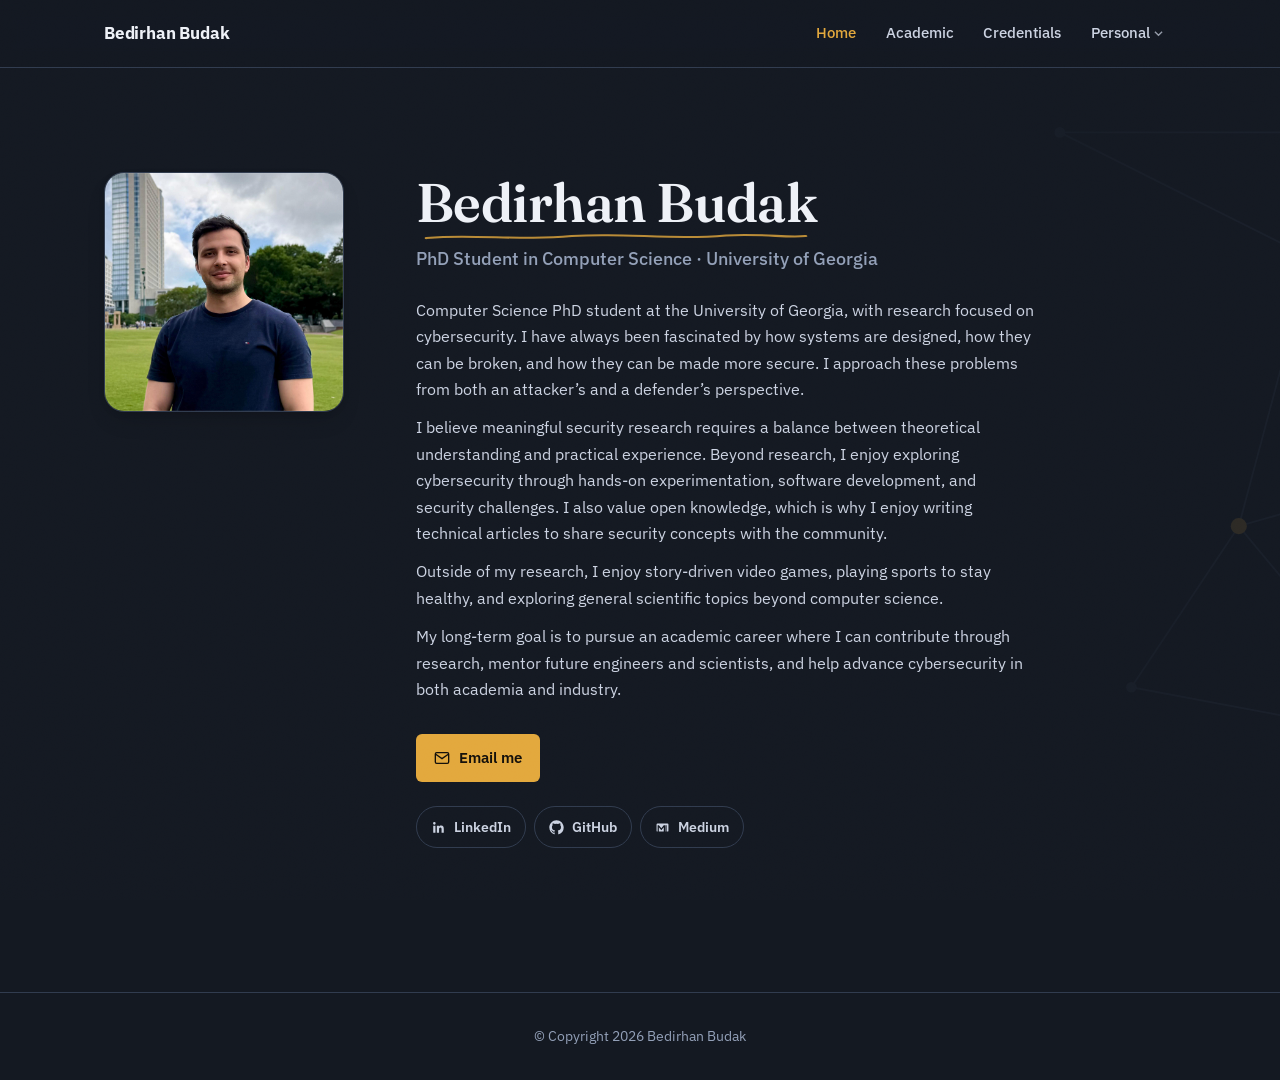
<file: index.html>
<!DOCTYPE html>
<html lang="en">
<head>
<meta charset="UTF-8">
<title>Bedirhan Budak</title>
<meta name="description" content="Personal site of Bedirhan Budak, a PhD student in Computer Science at the University of Georgia researching cyber security — experience, education, and certifications.">
<meta name="author" content="Bedirhan Budak">
<meta name="viewport" content="width=device-width, initial-scale=1.0">
<meta name="color-scheme" content="dark">
<link rel="canonical" href="https://bedirhanbudak.com/">

<link rel="icon" type="image/png" sizes="32x32" href="assets/favicon/favicon-32x32.png">
<link rel="icon" type="image/png" sizes="16x16" href="assets/favicon/favicon-16x16.png">
<link rel="apple-touch-icon" href="assets/favicon/apple-icon.png">
<link rel="manifest" href="assets/favicon/manifest.json">
<meta name="theme-color" content="#141922">

<meta property="og:type" content="website">
<meta property="og:site_name" content="Bedirhan Budak">
<meta property="og:title" content="Bedirhan Budak — PhD Student, Computer Science &amp; Cyber Security Researcher">
<meta property="og:description" content="Personal site of Bedirhan Budak, a PhD student in Computer Science at the University of Georgia researching cyber security — experience, education, and certifications.">
<meta property="og:url" content="https://bedirhanbudak.com/">
<meta property="og:image" content="https://bedirhanbudak.com/assets/images/Profile.png">
<meta name="twitter:card" content="summary">
<meta name="twitter:title" content="Bedirhan Budak — PhD Student, Computer Science & Cyber Security Researcher">
<meta name="twitter:description" content="Personal site of Bedirhan Budak, a PhD student in Computer Science at the University of Georgia researching cyber security — experience, education, and certifications.">
<meta name="twitter:image" content="https://bedirhanbudak.com/assets/images/Profile.png">

<link rel="preconnect" href="https://fonts.googleapis.com">
<link rel="preconnect" href="https://fonts.gstatic.com" crossorigin>
<link href="https://fonts.googleapis.com/css2?family=Fraunces:opsz,wght@9..144,500;9..144,600&amp;family=IBM+Plex+Sans:wght@400;500;600;700&amp;family=JetBrains+Mono:wght@500&amp;display=swap" rel="stylesheet">
<script type="application/ld+json">
{
  "@context": "https://schema.org",
  "@type": "Person",
  "name": "Bedirhan Budak",
  "url": "https://bedirhanbudak.com/",
  "image": "https://bedirhanbudak.com/assets/images/Profile.png",
  "jobTitle": "PhD Student, Computer Science",
  "affiliation": {
    "@type": "CollegeOrUniversity",
    "name": "University of Georgia"
  },
  "description": "PhD student in Computer Science at the University of Georgia, researching cyber security.",
  "sameAs": [
    "https://github.com/bedirhanbudak",
    "https://www.linkedin.com/in/bedirhanbudak/",
    "https://bedirhanbudak.medium.com/"
  ]
}
</script>

<link rel="stylesheet" href="css/styles.css">

</head>
<body>
<a class="skip-link" href="#main">Skip to content</a>
<header class="site-header">
  <nav class="nav-wrap" aria-label="Primary">
    <a class="brand" href="/">Bedirhan Budak</a>
    <ul class="nav-primary" id="nav-primary">
        <li class="nav-item"><a class="nav-link" href="/" aria-current="page">Home</a></li>
        <li class="nav-item"><a class="nav-link" href="academic">Academic</a></li>
        <li class="nav-item"><a class="nav-link" href="credential">Credentials</a></li>
        <li class="nav-item">
          <button class="nav-link has-dropdown" aria-haspopup="true" aria-expanded="false">Personal
            <svg class="chev" viewBox="0 0 10 6" aria-hidden="true"><path d="M1 1l4 4 4-4" fill="none" stroke="currentColor" stroke-width="1.5"/></svg>
          </button>
          <ul class="dropdown">
            <li><a href="game">Video Games</a></li>
            <li><a href="photo">Photography</a></li>
          </ul>
        </li>
    </ul>
    <button class="nav-toggle" aria-label="Open menu" aria-expanded="false" aria-controls="nav-primary">
      <svg viewBox="0 0 24 24" fill="none" stroke="currentColor" stroke-width="2"><path d="M3 6h18M3 12h18M3 18h18"/></svg>
    </button>
  </nav>
</header>

<main id="main">

  <section class="hero">
    <svg class="hero-graph" viewBox="0 0 800 500" preserveAspectRatio="xMidYMid slice" aria-hidden="true">
  <line x1="420" y1="60" x2="560" y2="130"/> <line x1="560" y1="130" x2="680" y2="70"/> <line x1="680" y1="70" x2="740" y2="180"/> <line x1="420" y1="60" x2="600" y2="60"/> <line x1="600" y1="60" x2="680" y2="70"/> <line x1="560" y1="130" x2="520" y2="280"/> <line x1="520" y1="280" x2="660" y2="240"/> <line x1="660" y1="240" x2="680" y2="70"/> <line x1="660" y1="240" x2="740" y2="180"/> <line x1="520" y1="280" x2="460" y2="370"/> <line x1="460" y1="370" x2="620" y2="400"/> <line x1="620" y1="400" x2="520" y2="280"/> <line x1="620" y1="400" x2="720" y2="340"/> <line x1="720" y1="340" x2="660" y2="240"/>
  <circle class="" cx="420" cy="60" r="3"/> <circle class="lit" cx="560" cy="130" r="4.5"/> <circle class="" cx="680" cy="70" r="3"/> <circle class="" cx="740" cy="180" r="3"/> <circle class="lit" cx="520" cy="280" r="4.5"/> <circle class="" cx="660" cy="240" r="3"/> <circle class="" cx="460" cy="370" r="3"/> <circle class="" cx="620" cy="400" r="3"/> <circle class="" cx="720" cy="340" r="3"/> <circle class="" cx="600" cy="60" r="3"/>
</svg>
    <div class="container hero-grid">
      <div class="hero-portrait">
        <img src="assets/images/Profile.png" alt="Profile Picture" width="240" height="240">
      </div>
      <div>
        <h1 class="hero-name"><span class="hero-name-mark">Bedirhan Budak<svg class="hero-name-underline" viewBox="0 0 300 16" preserveAspectRatio="none" aria-hidden="true"><path d="M2,9 C40,3 75,13 115,6 C155,1 195,12 235,5 C265,2 282,9 297,6" fill="none" stroke="currentColor" stroke-width="3" stroke-linecap="round"/></svg></span></h1>
        <p class="hero-role">PhD Student in Computer Science &middot; University of Georgia</p>
        <div class="hero-bio">
          <p>Computer Science PhD student at the University of Georgia, with research focused on cybersecurity. I have always been fascinated by how systems are designed, how they can be broken, and how they can be made more secure. I approach these problems from both an attacker’s and a defender’s perspective.</p>
          <p>I believe meaningful security research requires a balance between theoretical understanding and practical experience. Beyond research, I enjoy exploring cybersecurity through hands-on experimentation, software development, and security challenges. I also value open knowledge, which is why I enjoy writing technical articles to share security concepts with the community.</p>
          <p>Outside of my research, I enjoy story-driven video games, playing sports to stay healthy, and exploring general scientific topics beyond computer science.</p>
          <p>My long-term goal is to pursue an academic career where I can contribute through research, mentor future engineers and scientists, and help advance cybersecurity in both academia and industry.</p>
        </div>
        <div class="hero-actions">
          <a class="btn btn-primary" href="mailto:bedirhan@uga.edu">
            <svg viewBox="0 0 24 24" fill="none" stroke="currentColor" stroke-width="2" aria-hidden="true"><rect x="2" y="4" width="20" height="16" rx="2"/><path d="m22 6-10 7L2 6"/></svg>
            Email me
          </a> 
          </div>
          <div class="social-row">
          <a class="social-link" href="https://www.linkedin.com/in/bedirhanbudak/" target="_blank" rel="noopener">
            <svg viewBox="0 0 24 24" fill="currentColor" aria-hidden="true"><path d="M20.45 20.45h-3.55v-5.57c0-1.33-.03-3.04-1.85-3.04-1.86 0-2.15 1.45-2.15 2.94v5.67H9.35V9h3.41v1.56h.05c.47-.9 1.63-1.85 3.36-1.85 3.6 0 4.27 2.37 4.27 5.45v6.29ZM5.34 7.43a2.06 2.06 0 1 1 0-4.12 2.06 2.06 0 0 1 0 4.12ZM7.12 20.45H3.56V9h3.56v11.45Z"/></svg>
            LinkedIn
          </a>
          <a class="social-link" href="https://github.com/bedirhanbudak" target="_blank" rel="noopener">
            <svg viewBox="0 0 24 24" fill="currentColor" aria-hidden="true"><path d="M12 .5C5.73.5.5 5.74.5 12.02c0 5.03 3.26 9.29 7.79 10.8.57.1.78-.25.78-.55v-2.15c-3.17.69-3.84-1.36-3.84-1.36-.52-1.32-1.27-1.67-1.27-1.67-1.04-.71.08-.7.08-.7 1.15.08 1.75 1.18 1.75 1.18 1.02 1.75 2.68 1.24 3.34.95.1-.74.4-1.24.72-1.53-2.53-.29-5.19-1.27-5.19-5.63 0-1.24.44-2.26 1.17-3.06-.12-.29-.51-1.46.11-3.04 0 0 .96-.31 3.14 1.17a10.8 10.8 0 0 1 5.72 0c2.18-1.48 3.13-1.17 3.13-1.17.63 1.58.24 2.75.12 3.04.73.8 1.17 1.82 1.17 3.06 0 4.37-2.67 5.33-5.21 5.62.41.36.77 1.06.77 2.14v3.17c0 .3.2.66.79.55A11.53 11.53 0 0 0 23.5 12c0-6.27-5.23-11.5-11.5-11.5Z"/></svg>
            GitHub
          </a>
          <a class="social-link" href="https://bedirhanbudak.medium.com/" target="_blank" rel="noopener">
            <svg viewBox="0 0 24 24" fill="currentColor" aria-hidden="true"><path d="M4 5.5A1.5 1.5 0 0 0 2.5 7v10A1.5 1.5 0 0 0 4 18.5h16a1.5 1.5 0 0 0 1.5-1.5V7A1.5 1.5 0 0 0 20 5.5H4Zm2.2 2.9 3.9 4.8 3.9-4.8h2v9.9h-2v-6.7l-3.9 4.8-3.9-4.8v6.7h-2V8.4h2Zm12.4 0v9.9h-2V8.4h2Z"/></svg>
            Medium
          </a>
        </div>
      </div>
    </div>
  </section>

</main>
<footer class="site-footer">
  <div class="container footer-row">
    <p>&copy; Copyright <span id="year"></span> Bedirhan Budak</p>
  </div>
</footer>

<script src="js/main.js" defer></script>

</body>
</html>
</file>
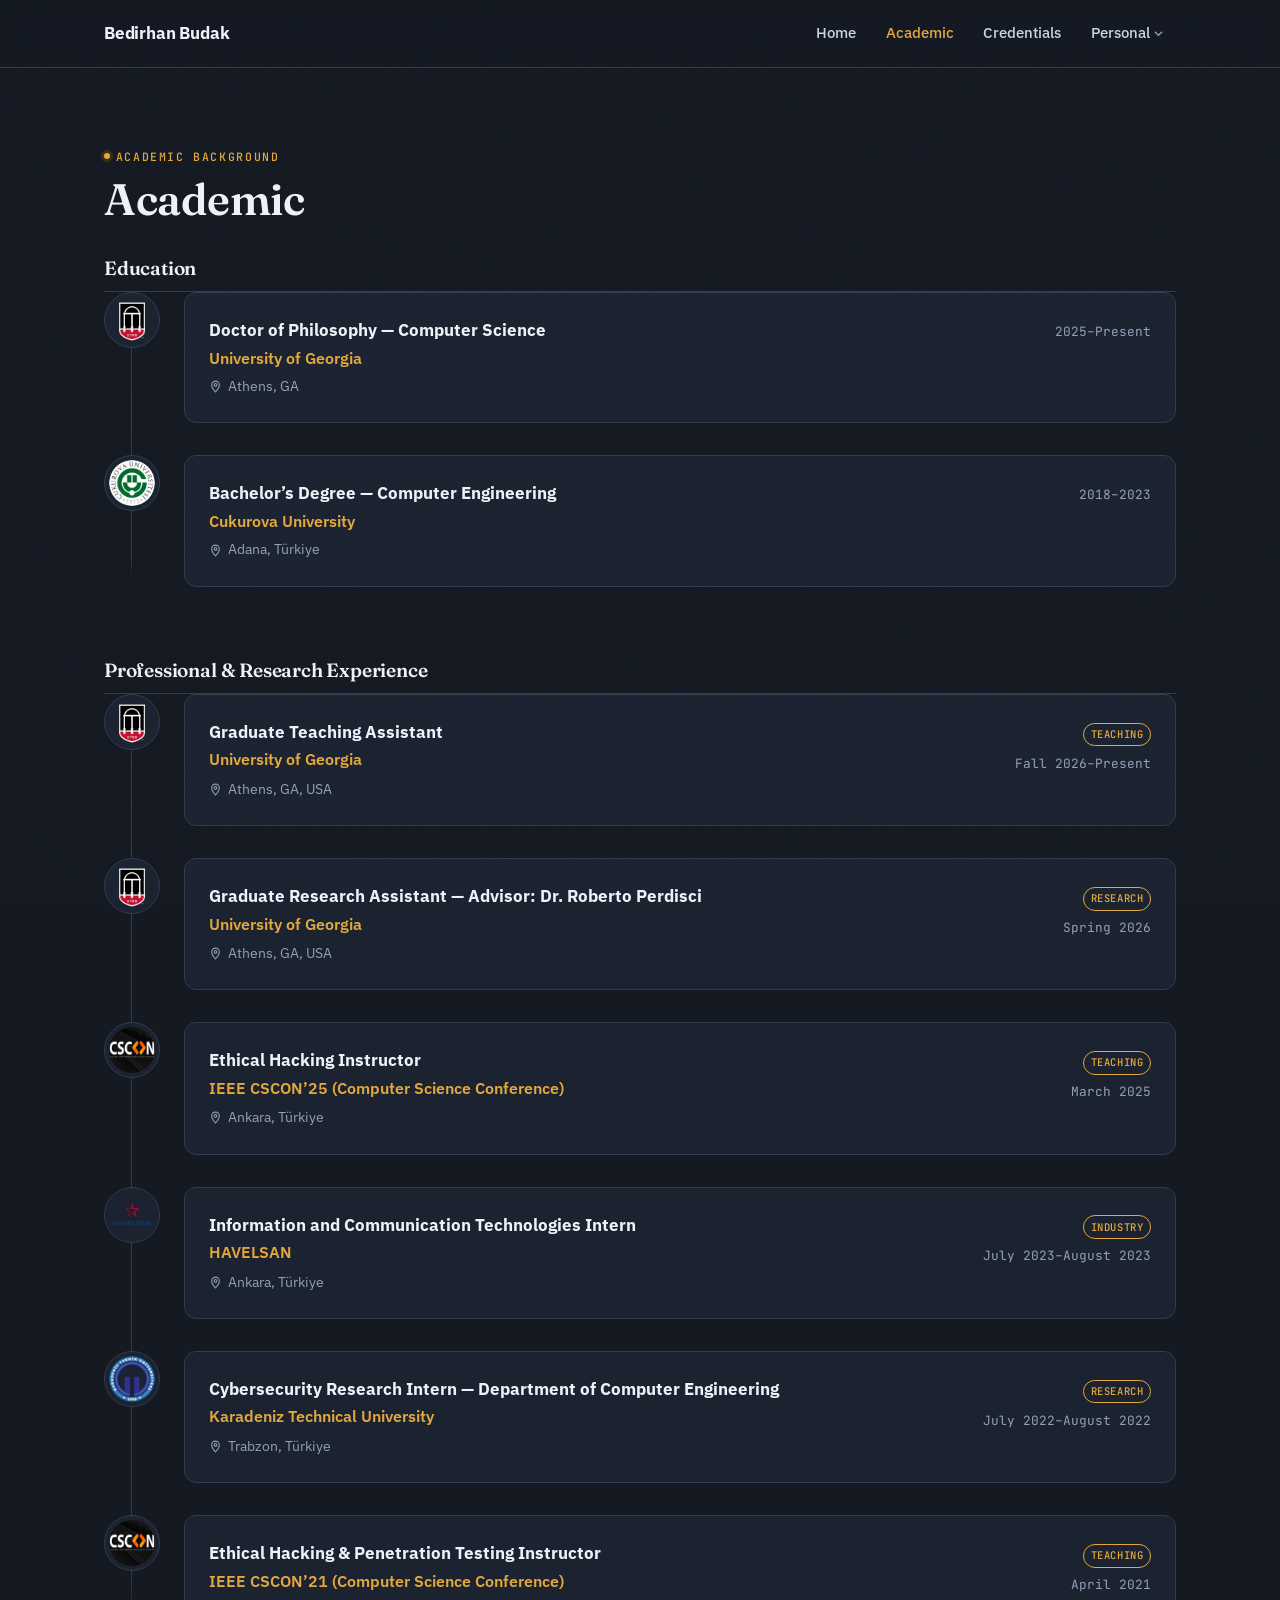
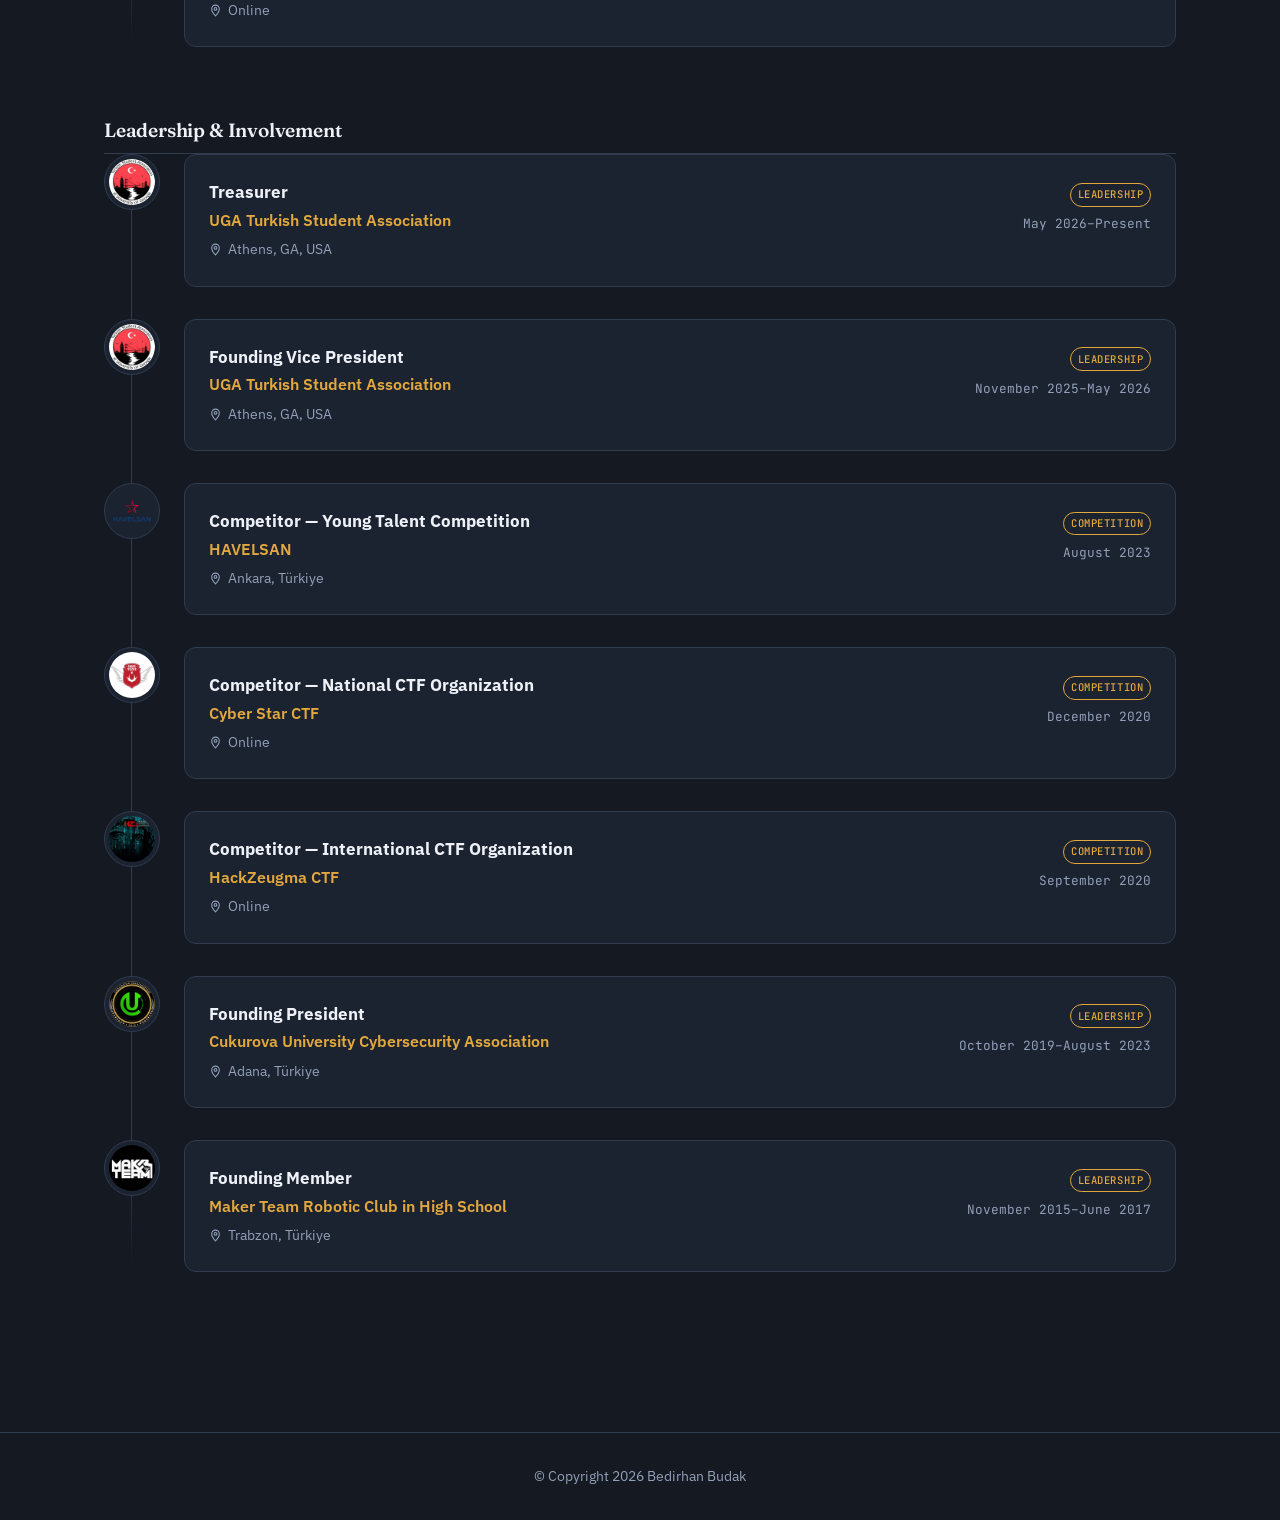
<file: academic.html>
<!DOCTYPE html>
<html lang="en">
<head>
<meta charset="UTF-8">
<title>Academic &mdash; Bedirhan Budak</title>
<meta name="description" content="Academic background of Bedirhan Budak: PhD student in Computer Science at the University of Georgia, computer engineering graduate, research, and leadership experience.">
<meta name="author" content="Bedirhan Budak">
<meta name="viewport" content="width=device-width, initial-scale=1.0">
<meta name="color-scheme" content="dark">
<link rel="canonical" href="https://bedirhanbudak.com/academic">

<link rel="icon" type="image/png" sizes="32x32" href="assets/favicon/favicon-32x32.png">
<link rel="icon" type="image/png" sizes="16x16" href="assets/favicon/favicon-16x16.png">
<link rel="apple-touch-icon" href="assets/favicon/apple-icon.png">
<link rel="manifest" href="assets/favicon/manifest.json">
<meta name="theme-color" content="#141922">

<meta property="og:type" content="website">
<meta property="og:site_name" content="Bedirhan Budak">
<meta property="og:title" content="Academic — Bedirhan Budak">
<meta property="og:description" content="Academic background of Bedirhan Budak: PhD student in Computer Science at the University of Georgia, computer engineering graduate, research, and leadership experience.">
<meta property="og:url" content="https://bedirhanbudak.com/academic">
<meta property="og:image" content="https://bedirhanbudak.com/assets/images/Profile.png">
<meta name="twitter:card" content="summary">
<meta name="twitter:title" content="Academic — Bedirhan Budak">
<meta name="twitter:description" content="Academic background of Bedirhan Budak: PhD student in Computer Science at the University of Georgia, computer engineering graduate, research, and leadership experience.">
<meta name="twitter:image" content="https://bedirhanbudak.com/assets/images/Profile.png">

<link rel="preconnect" href="https://fonts.googleapis.com">
<link rel="preconnect" href="https://fonts.gstatic.com" crossorigin>
<link href="https://fonts.googleapis.com/css2?family=Fraunces:opsz,wght@9..144,500;9..144,600&amp;family=IBM+Plex+Sans:wght@400;500;600;700&amp;family=JetBrains+Mono:wght@500&amp;display=swap" rel="stylesheet">

<link rel="stylesheet" href="css/styles.css">

</head>
<body>
<a class="skip-link" href="#main">Skip to content</a>
<header class="site-header">
  <nav class="nav-wrap" aria-label="Primary">
    <a class="brand" href="/">Bedirhan Budak</a>
    <ul class="nav-primary" id="nav-primary">
        <li class="nav-item"><a class="nav-link" href="/">Home</a></li>
        <li class="nav-item"><a class="nav-link" href="academic" aria-current="page">Academic</a></li>
        <li class="nav-item"><a class="nav-link" href="credential">Credentials</a></li>
        <li class="nav-item">
          <button class="nav-link has-dropdown" aria-haspopup="true" aria-expanded="false">Personal
            <svg class="chev" viewBox="0 0 10 6" aria-hidden="true"><path d="M1 1l4 4 4-4" fill="none" stroke="currentColor" stroke-width="1.5"/></svg>
          </button>
          <ul class="dropdown">
            <li><a href="game">Video Games</a></li>
            <li><a href="photo">Photography</a></li>
          </ul>
        </li>
    </ul>
    <button class="nav-toggle" aria-label="Open menu" aria-expanded="false" aria-controls="nav-primary">
      <svg viewBox="0 0 24 24" fill="none" stroke="currentColor" stroke-width="2"><path d="M3 6h18M3 12h18M3 18h18"/></svg>
    </button>
  </nav>
</header>

<main id="main">
  <div class="page-head container">
    <span class="eyebrow">Academic Background</span>
    <h1>Academic</h1>
  </div>

  <section class="section" style="border-top:none; padding-top:0">
    <div class="container">

      <div class="tl-group" id="education">
        <h2 class="tl-group-title">Education</h2>
        <ul class="timeline">
          <li class="tl-item" data-reveal>
            <div class="tl-node"><img src="assets/images/UGA.png" alt="" loading="lazy"></div>
            <div class="tl-card">
              <div class="tl-top">
                <div>
                  <div class="tl-role">Doctor of Philosophy &mdash; Computer Science</div>
                  <a class="tl-org" href="https://www.uga.edu/" target="_blank" rel="noopener">University of Georgia</a>
                </div>
                <span class="tl-when">2025&ndash;Present</span>
              </div>
              <div class="tl-where">
                <svg viewBox="0 0 24 24" fill="none" stroke="currentColor" stroke-width="2" aria-hidden="true"><path d="M12 22s7-7.5 7-13a7 7 0 1 0-14 0c0 5.5 7 13 7 13Z"/><circle cx="12" cy="9" r="2.5"/></svg>
                Athens, GA
              </div>
            </div>
          </li>
          <li class="tl-item" data-reveal>
            <div class="tl-node"><img src="assets/images/CU.png" alt="" loading="lazy"></div>
            <div class="tl-card">
              <div class="tl-top">
                <div>
                  <div class="tl-role">Bachelor&rsquo;s Degree &mdash; Computer Engineering</div>
                  <a class="tl-org" href="https://cu.edu.tr/" target="_blank" rel="noopener">Cukurova University</a>
                </div>
                <span class="tl-when">2018&ndash;2023</span>
              </div>
              <div class="tl-where">
                <svg viewBox="0 0 24 24" fill="none" stroke="currentColor" stroke-width="2" aria-hidden="true"><path d="M12 22s7-7.5 7-13a7 7 0 1 0-14 0c0 5.5 7 13 7 13Z"/><circle cx="12" cy="9" r="2.5"/></svg>
                Adana, Türkiye
              </div>
            </div>
          </li>
        </ul>
      </div>

      <div class="tl-group" id="experience">
        <h2 class="tl-group-title">Professional &amp; Research Experience</h2>
        <ul class="timeline">
          <li class="tl-item" data-reveal>
            <div class="tl-node"><img src="assets/images/UGA.png" alt="" loading="lazy"></div>
            <div class="tl-card">
              <div class="tl-top">
                <div>
                  <div class="tl-role">Graduate Teaching Assistant</div>
                  <a class="tl-org" href="https://www.uga.edu/" target="_blank" rel="noopener">University of Georgia</a>
                </div>
                <div class="tl-meta">
                  <span class="tl-tag">Teaching</span>
                  <span class="tl-when">Fall 2026&ndash;Present</span>
                </div>
              </div>
              <div class="tl-where">
                <svg viewBox="0 0 24 24" fill="none" stroke="currentColor" stroke-width="2" aria-hidden="true"><path d="M12 22s7-7.5 7-13a7 7 0 1 0-14 0c0 5.5 7 13 7 13Z"/><circle cx="12" cy="9" r="2.5"/></svg>
                Athens, GA, USA
              </div>
            </div>
          </li>
          <li class="tl-item" data-reveal>
            <div class="tl-node"><img src="assets/images/UGA.png" alt="" loading="lazy"></div>
            <div class="tl-card">
              <div class="tl-top">
                <div>
                  <div class="tl-role">Graduate Research Assistant &mdash; Advisor: Dr. Roberto Perdisci</div>
                  <a class="tl-org" href="https://www.uga.edu/" target="_blank" rel="noopener">University of Georgia</a>
                </div>
                <div class="tl-meta">
                  <span class="tl-tag">Research</span>
                  <span class="tl-when">Spring 2026</span>
                </div>
              </div>
              <div class="tl-where">
                <svg viewBox="0 0 24 24" fill="none" stroke="currentColor" stroke-width="2" aria-hidden="true"><path d="M12 22s7-7.5 7-13a7 7 0 1 0-14 0c0 5.5 7 13 7 13Z"/><circle cx="12" cy="9" r="2.5"/></svg>
                Athens, GA, USA
              </div>
            </div>
          </li>
          <li class="tl-item" data-reveal>
            <div class="tl-node"><img src="assets/images/CSCON.jpg" alt="" loading="lazy"></div>
            <div class="tl-card">
              <div class="tl-top">
                <div>
                  <div class="tl-role">Ethical Hacking Instructor</div>
                  <a class="tl-org" href="https://www.ieeegazi.org/cscon25/" target="_blank" rel="noopener">IEEE CSCON&rsquo;25 (Computer Science Conference)</a>
                </div>
                <div class="tl-meta">
                  <span class="tl-tag">Teaching</span>
                  <span class="tl-when">March 2025</span>
                </div>
              </div>
              <div class="tl-where">
                <svg viewBox="0 0 24 24" fill="none" stroke="currentColor" stroke-width="2" aria-hidden="true"><path d="M12 22s7-7.5 7-13a7 7 0 1 0-14 0c0 5.5 7 13 7 13Z"/><circle cx="12" cy="9" r="2.5"/></svg>
                Ankara, Türkiye
              </div>
            </div>
          </li>
          <li class="tl-item" data-reveal>
            <div class="tl-node"><img src="assets/images/Havelsan.png" alt="" loading="lazy"></div>
            <div class="tl-card">
              <div class="tl-top">
                <div>
                  <div class="tl-role">Information and Communication Technologies Intern</div>
                  <a class="tl-org" href="https://www.havelsan.com.tr/" target="_blank" rel="noopener">HAVELSAN</a>
                </div>
                <div class="tl-meta">
                  <span class="tl-tag">Industry</span>
                  <span class="tl-when">July 2023&ndash;August 2023</span>
                </div>
              </div>
              <div class="tl-where">
                <svg viewBox="0 0 24 24" fill="none" stroke="currentColor" stroke-width="2" aria-hidden="true"><path d="M12 22s7-7.5 7-13a7 7 0 1 0-14 0c0 5.5 7 13 7 13Z"/><circle cx="12" cy="9" r="2.5"/></svg>
                Ankara, Türkiye
              </div>
            </div>
          </li>
          <li class="tl-item" data-reveal>
            <div class="tl-node"><img src="assets/images/KTU.png" alt="" loading="lazy"></div>
            <div class="tl-card">
              <div class="tl-top">
                <div>
                  <div class="tl-role">Cybersecurity Research Intern &mdash; Department of Computer Engineering</div>
                  <a class="tl-org" href="https://ktu.edu.tr/" target="_blank" rel="noopener">Karadeniz Technical University</a>
                </div>
                <div class="tl-meta">
                  <span class="tl-tag">Research</span>
                  <span class="tl-when">July 2022&ndash;August 2022</span>
                </div>
              </div>
              <div class="tl-where">
                <svg viewBox="0 0 24 24" fill="none" stroke="currentColor" stroke-width="2" aria-hidden="true"><path d="M12 22s7-7.5 7-13a7 7 0 1 0-14 0c0 5.5 7 13 7 13Z"/><circle cx="12" cy="9" r="2.5"/></svg>
                Trabzon, Türkiye
              </div>
            </div>
          </li>
          <li class="tl-item" data-reveal>
            <div class="tl-node"><img src="assets/images/CSCON.jpg" alt="" loading="lazy"></div>
            <div class="tl-card">
              <div class="tl-top">
                <div>
                  <div class="tl-role">Ethical Hacking &amp; Penetration Testing Instructor</div>
                  <a class="tl-org" href="https://www.ieee.org.tr/ieee-turkey-computer-society-convention-cscon21/" target="_blank" rel="noopener">IEEE CSCON&rsquo;21 (Computer Science Conference)</a>
                </div>
                <div class="tl-meta">
                  <span class="tl-tag">Teaching</span>
                  <span class="tl-when">April 2021</span>
                </div>
              </div>
              <div class="tl-where">
                <svg viewBox="0 0 24 24" fill="none" stroke="currentColor" stroke-width="2" aria-hidden="true"><path d="M12 22s7-7.5 7-13a7 7 0 1 0-14 0c0 5.5 7 13 7 13Z"/><circle cx="12" cy="9" r="2.5"/></svg>
                Online
              </div>
            </div>
          </li>
        </ul>
      </div>

      <div class="tl-group" id="leadership">
        <h2 class="tl-group-title">Leadership &amp; Involvement</h2>
        <ul class="timeline">
          <li class="tl-item" data-reveal>
            <div class="tl-node"><img src="assets/images/UGA_TSA.jpeg" alt="" loading="lazy"></div>
            <div class="tl-card">
              <div class="tl-top">
                <div>
                  <div class="tl-role">Treasurer</div>
                  <a class="tl-org" href="https://www.instagram.com/ugaturks/" target="_blank" rel="noopener">UGA Turkish Student Association</a>
                </div>
                <div class="tl-meta">
                  <span class="tl-tag">Leadership</span>
                  <span class="tl-when">May 2026&ndash;Present</span>
                </div>
              </div>
              <div class="tl-where">
                <svg viewBox="0 0 24 24" fill="none" stroke="currentColor" stroke-width="2" aria-hidden="true"><path d="M12 22s7-7.5 7-13a7 7 0 1 0-14 0c0 5.5 7 13 7 13Z"/><circle cx="12" cy="9" r="2.5"/></svg>
                Athens, GA, USA
              </div>
            </div>
          </li>
          <li class="tl-item" data-reveal>
            <div class="tl-node"><img src="assets/images/UGA_TSA.jpeg" alt="" loading="lazy"></div>
            <div class="tl-card">
              <div class="tl-top">
                <div>
                  <div class="tl-role">Founding Vice President</div>
                  <a class="tl-org" href="https://www.instagram.com/ugaturks/" target="_blank" rel="noopener">UGA Turkish Student Association</a>
                </div>
                <div class="tl-meta">
                  <span class="tl-tag">Leadership</span>
                  <span class="tl-when">November 2025&ndash;May 2026</span>
                </div>
              </div>
              <div class="tl-where">
                <svg viewBox="0 0 24 24" fill="none" stroke="currentColor" stroke-width="2" aria-hidden="true"><path d="M12 22s7-7.5 7-13a7 7 0 1 0-14 0c0 5.5 7 13 7 13Z"/><circle cx="12" cy="9" r="2.5"/></svg>
                Athens, GA, USA
              </div>
            </div>
          </li>
          <li class="tl-item" data-reveal>
            <div class="tl-node"><img src="assets/images/Havelsan.png" alt="" loading="lazy"></div>
            <div class="tl-card">
              <div class="tl-top">
                <div>
                  <div class="tl-role">Competitor &mdash; Young Talent Competition</div>
                  <a class="tl-org" href="https://www.havelsan.com.tr/" target="_blank" rel="noopener">HAVELSAN</a>
                </div>
                <div class="tl-meta">
                  <span class="tl-tag">Competition</span>
                  <span class="tl-when">August 2023</span>
                </div>
              </div>
              <div class="tl-where">
                <svg viewBox="0 0 24 24" fill="none" stroke="currentColor" stroke-width="2" aria-hidden="true"><path d="M12 22s7-7.5 7-13a7 7 0 1 0-14 0c0 5.5 7 13 7 13Z"/><circle cx="12" cy="9" r="2.5"/></svg>
                Ankara, Türkiye
              </div>
            </div>
          </li>
          <li class="tl-item" data-reveal>
            <div class="tl-node"><img src="assets/images/SiberYildiz.jpg" alt="" loading="lazy"></div>
            <div class="tl-card">
              <div class="tl-top">
                <div>
                  <div class="tl-role">Competitor &mdash; National CTF Organization</div>
                  <a class="tl-org" href="https://siberyildiz.com/" target="_blank" rel="noopener">Cyber Star CTF</a>
                </div>
                <div class="tl-meta">
                  <span class="tl-tag">Competition</span>
                  <span class="tl-when">December 2020</span>
                </div>
              </div>
              <div class="tl-where">
                <svg viewBox="0 0 24 24" fill="none" stroke="currentColor" stroke-width="2" aria-hidden="true"><path d="M12 22s7-7.5 7-13a7 7 0 1 0-14 0c0 5.5 7 13 7 13Z"/><circle cx="12" cy="9" r="2.5"/></svg>
                Online
              </div>
            </div>
          </li>
          <li class="tl-item" data-reveal>
            <div class="tl-node"><img src="assets/images/Zeugma.jpg" alt="" loading="lazy"></div>
            <div class="tl-card">
              <div class="tl-top">
                <div>
                  <div class="tl-role">Competitor &mdash; International CTF Organization</div>
                  <a class="tl-org" href="https://hackzeugma.com" target="_blank" rel="noopener">HackZeugma CTF</a>
                </div>
                <div class="tl-meta">
                  <span class="tl-tag">Competition</span>
                  <span class="tl-when">September 2020</span>
                </div>
              </div>
              <div class="tl-where">
                <svg viewBox="0 0 24 24" fill="none" stroke="currentColor" stroke-width="2" aria-hidden="true"><path d="M12 22s7-7.5 7-13a7 7 0 1 0-14 0c0 5.5 7 13 7 13Z"/><circle cx="12" cy="9" r="2.5"/></svg>
                Online
              </div>
            </div>
          </li>
          <li class="tl-item" data-reveal>
            <div class="tl-node"><img src="assets/images/CU_Siber.png" alt="" loading="lazy"></div>
            <div class="tl-card">
              <div class="tl-top">
                <div>
                  <div class="tl-role">Founding President</div>
                  <a class="tl-org" href="https://www.cu.edu.tr//" target="_blank" rel="noopener">Cukurova University Cybersecurity Association</a>
                </div>
                <div class="tl-meta">
                  <span class="tl-tag">Leadership</span>
                  <span class="tl-when">October 2019&ndash;August 2023</span>
                </div>
              </div>
              <div class="tl-where">
                <svg viewBox="0 0 24 24" fill="none" stroke="currentColor" stroke-width="2" aria-hidden="true"><path d="M12 22s7-7.5 7-13a7 7 0 1 0-14 0c0 5.5 7 13 7 13Z"/><circle cx="12" cy="9" r="2.5"/></svg>
                Adana, Türkiye
              </div>
            </div>
          </li>
          <li class="tl-item" data-reveal>
            <div class="tl-node"><img src="assets/images/MakerTeam.jpeg" alt="" loading="lazy"></div>
            <div class="tl-card">
              <div class="tl-top">
                <div>
                  <div class="tl-role">Founding Member</div>
                  <span class="tl-org">Maker Team Robotic Club in High School</span>
                </div>
                <div class="tl-meta">
                  <span class="tl-tag">Leadership</span>
                  <span class="tl-when">November 2015&ndash;June 2017</span>
                </div>
              </div>
              <div class="tl-where">
                <svg viewBox="0 0 24 24" fill="none" stroke="currentColor" stroke-width="2" aria-hidden="true"><path d="M12 22s7-7.5 7-13a7 7 0 1 0-14 0c0 5.5 7 13 7 13Z"/><circle cx="12" cy="9" r="2.5"/></svg>
                Trabzon, Türkiye
              </div>
            </div>
          </li>
        </ul>
      </div>

    </div>
  </section>
</main>
<footer class="site-footer">
  <div class="container footer-row">
    <p>&copy; Copyright <span id="year"></span> Bedirhan Budak</p>
  </div>
</footer>

<script src="js/main.js" defer></script>
</body>
</html>
</file>
<file: css/styles.css>
/* Design tokens */
:root {
  /* Dark theme */
  --ink: #eef1f7;
  --ink-soft: #ccd3e2;
  --muted: #93a0b8;
  --paper: #141922;
  --surface: #1b2230;
  --surface-2: #232c3d;
  --border: #313c4f;
  --border-strong: #414e64;
  --signal: #e3a83d;
  --signal-soft: #3a2e12;
  --verified: #43c2b3;
  --verified-soft: #123330;
  --shadow-color: 220 60% 2%;

  /* Type */
  --font-display: "Fraunces", "Iowan Old Style", Georgia, serif;
  --font-body: "IBM Plex Sans", -apple-system, BlinkMacSystemFont, "Segoe UI", sans-serif;
  --font-mono: "JetBrains Mono", ui-monospace, SFMono-Regular, Menlo, monospace;

  /* Spacing scale */
  --sp-1: 0.25rem;
  --sp-2: 0.5rem;
  --sp-3: 0.75rem;
  --sp-4: 1rem;
  --sp-5: 1.5rem;
  --sp-6: 2rem;
  --sp-7: 3rem;
  --sp-8: 4.5rem;
  --sp-9: 6.5rem;

  /* Radius / shadow */
  --radius-sm: 6px;
  --radius-md: 12px;
  --radius-lg: 20px;
  --shadow-sm: 0 1px 2px hsl(var(--shadow-color) / 0.06), 0 1px 1px hsl(var(--shadow-color) / 0.04);
  --shadow-md: 0 12px 24px -8px hsl(var(--shadow-color) / 0.18), 0 2px 6px hsl(var(--shadow-color) / 0.08);

  --nav-h: 68px;
  --max: 1120px;
  --ease: cubic-bezier(0.16, 1, 0.3, 1);
}

@media (prefers-reduced-motion: reduce) {
  *, *::before, *::after {
    animation-duration: 0.001ms !important;
    animation-iteration-count: 1 !important;
    transition-duration: 0.001ms !important;
    scroll-behavior: auto !important;
  }
}

/* Reset */
*, *::before, *::after { box-sizing: border-box; }
* { margin: 0; }

html {
  color-scheme: dark;
  scroll-behavior: smooth;
  -webkit-text-size-adjust: 100%;
  height: 100%;
}

body {
  min-height: 100%;
  display: flex;
  flex-direction: column;
  background: var(--paper);
  color: var(--ink);
  font-family: var(--font-body);
  font-size: 16px;
  line-height: 1.65;
  -webkit-font-smoothing: antialiased;
}

main { flex: 1 0 auto; }

/* Subtle grain texture over the whole page */
body::before {
  content: "";
  position: fixed;
  inset: 0;
  z-index: 999;
  pointer-events: none;
  opacity: 0.035;
  mix-blend-mode: overlay;
  background-image: url("data:image/svg+xml;utf8,<svg xmlns='http://www.w3.org/2000/svg'><filter id='n'><feTurbulence type='fractalNoise' baseFrequency='0.85' numOctaves='2' stitchTiles='stitch'/></filter><rect width='100%25' height='100%25' filter='url(%23n)'/></svg>");
}

img, picture, svg { display: block; max-width: 100%; }
a { color: inherit; text-decoration: none; }
ul, ol { list-style: none; padding: 0; }
button { font: inherit; color: inherit; background: none; border: 0; cursor: pointer; }
input, textarea { font: inherit; }
h1, h2, h3, h4 { font-family: var(--font-display); font-weight: 600; line-height: 1.15; letter-spacing: -0.01em; }

.container { max-width: var(--max); margin-inline: auto; padding-inline: var(--sp-5); }

/* Skip link (keyboard nav) */
.skip-link {
  position: absolute;
  left: var(--sp-4);
  top: -60px;
  background: var(--signal);
  color: #14100a;
  padding: var(--sp-2) var(--sp-4);
  border-radius: var(--radius-sm);
  font-weight: 600;
  z-index: 200;
  transition: top 0.2s var(--ease);
}
.skip-link:focus { top: var(--sp-4); }

/* Focus ring */
:focus-visible {
  outline: 2.5px solid var(--signal);
  outline-offset: 3px;
  border-radius: 4px;
}

::selection { background: var(--signal-soft); color: var(--ink); }

/* Typography helpers */
.eyebrow {
  display: inline-flex;
  align-items: center;
  gap: 0.5em;
  font-family: var(--font-mono);
  font-size: 0.72rem;
  font-weight: 500;
  letter-spacing: 0.14em;
  text-transform: uppercase;
  color: var(--signal);
}
.eyebrow::before {
  content: "";
  width: 6px;
  height: 6px;
  border-radius: 50%;
  background: var(--signal);
  box-shadow: 0 0 0 3px var(--signal-soft);
}

.section-title { font-size: clamp(1.6rem, 3vw, 2.15rem); margin-top: var(--sp-2); }

/* Site header / nav */
.site-header {
  position: sticky;
  top: 0;
  z-index: 100;
  height: var(--nav-h);
  display: flex;
  align-items: center;
  background: color-mix(in srgb, var(--paper) 88%, transparent);
  backdrop-filter: saturate(160%) blur(10px);
  -webkit-backdrop-filter: saturate(160%) blur(10px);
  border-bottom: 1px solid var(--border);
}

.nav-wrap {
  width: 100%;
  max-width: var(--max);
  margin-inline: auto;
  padding-inline: var(--sp-5);
  display: flex;
  align-items: center;
  justify-content: space-between;
  gap: var(--sp-5);
}

.brand {
  display: inline-flex;
  align-items: center;
  font-weight: 700;
  font-size: 1.05rem;
  letter-spacing: -0.01em;
  white-space: nowrap;
}

.nav-primary { display: flex; align-items: center; gap: var(--sp-1); }

.nav-primary > li { position: relative; }

.nav-link {
  display: inline-flex;
  align-items: center;
  gap: 0.3em;
  padding: 0.55em 0.85em;
  border-radius: var(--radius-sm);
  font-size: 0.94rem;
  font-weight: 500;
  color: var(--ink-soft);
  transition: color 0.2s, background-color 0.2s;
}
.nav-link:hover { color: var(--ink); background: var(--surface-2); }
.nav-link[aria-current="page"] { color: var(--signal); }
.nav-link .chev { width: 9px; height: 9px; transition: transform 0.2s var(--ease); opacity: 0.7; }

.nav-item.is-open .nav-link .chev { transform: rotate(180deg); }

.dropdown {
  position: absolute;
  top: calc(100% + 8px);
  left: 0;
  min-width: 190px;
  background: var(--surface);
  border: 1px solid var(--border);
  border-radius: var(--radius-md);
  box-shadow: var(--shadow-md);
  padding: var(--sp-2);
  opacity: 0;
  visibility: hidden;
  transform: translateY(-6px);
  transition: opacity 0.18s var(--ease), transform 0.18s var(--ease), visibility 0.18s;
}
.nav-item.is-open .dropdown,
.nav-item:hover .dropdown {
  opacity: 1;
  visibility: visible;
  transform: translateY(0);
}
.dropdown a {
  display: block;
  padding: 0.6em 0.75em;
  border-radius: var(--radius-sm);
  font-size: 0.92rem;
  color: var(--ink-soft);
}
.dropdown a:hover { background: var(--surface-2); color: var(--ink); }

.nav-toggle {
  display: none;
  width: 40px;
  height: 40px;
  border-radius: var(--radius-sm);
  align-items: center;
  justify-content: center;
}
.nav-toggle:hover { background: var(--surface-2); }
.nav-toggle svg { width: 20px; height: 20px; }

/* Mobile nav */
@media (max-width: 860px) {
  .nav-toggle { display: inline-flex; }

  .nav-primary {
    position: fixed;
    inset: var(--nav-h) 0 0 0;
    height: calc(100vh - var(--nav-h));
    background: var(--paper);
    flex-direction: column;
    align-items: stretch;
    gap: 0;
    padding: var(--sp-4);
    overflow-y: auto;
    transform: translateX(100%);
    transition: transform 0.3s var(--ease);
  }
  .nav-primary.is-open { transform: translateX(0); }
  .nav-primary > li { width: 100%; }
  .nav-link { width: 100%; padding: 0.9em var(--sp-2); border-radius: var(--radius-sm); }
  .nav-link.has-dropdown { justify-content: space-between; }

  .dropdown {
    position: static;
    opacity: 1;
    visibility: visible;
    transform: none;
    box-shadow: none;
    border: none;
    background: none;
    max-height: 0;
    overflow: hidden;
    padding: 0 0 0 var(--sp-4);
    transition: max-height 0.25s var(--ease);
  }
  .nav-item.is-open .dropdown { max-height: 200px; padding-top: var(--sp-1); padding-bottom: var(--sp-2); }
}

/* Hero */
.hero {
  position: relative;
  padding-block: var(--sp-9) var(--sp-8);
  overflow: clip;
}
.hero-graph {
  position: absolute;
  inset: -5% -10% auto auto;
  height: 105%;
  width: 60%;
  opacity: 0.16;
  pointer-events: none;
  color: var(--border-strong);
  mask-image: linear-gradient(to left, black, transparent 85%);
  -webkit-mask-image: linear-gradient(to left, black, transparent 85%);
}
.hero-graph circle { fill: currentColor; }
.hero-graph line { stroke: currentColor; stroke-width: 1; }
.hero-graph .lit { fill: var(--signal); }

.hero-grid {
  position: relative;
  display: grid;
  grid-template-columns: 240px 1fr;
  gap: var(--sp-8);
  align-items: start;
}

.hero-portrait {
  position: relative;
  width: 240px;
  height: 240px;
  border-radius: var(--radius-lg);
  overflow: hidden;
  border: 1px solid var(--border);
  box-shadow: var(--shadow-md);
  transition: border-color 0.4s var(--ease), box-shadow 0.4s var(--ease);
}
.hero-portrait:hover { border-color: var(--signal); }
.hero-portrait img {
  width: 100%;
  height: 100%;
  object-fit: cover;
  transform: scale(1.0);
  transition: transform 0.5s var(--ease), filter 0.5s var(--ease);
}
.hero-portrait:hover img { transform: scale(1.035); filter: saturate(1.12); }
.hero-portrait::after {
  content: "";
  position: absolute;
  inset: 0;
  border-radius: inherit;
  box-shadow: inset 0 0 0 1px hsl(0 0% 100% / 0.06);
}

.hero-name { font-size: clamp(2.3rem, 4.4vw, 3.4rem); }
.hero-name-mark { position: relative; display: inline-block; }
.hero-name-underline {
  position: absolute;
  left: 2%;
  right: 2%;
  bottom: -0.16em;
  width: 96%;
  height: 0.2em;
  color: var(--signal);
  opacity: 0.8;
}
.hero-role {
  margin-top: var(--sp-2);
  color: var(--muted);
  font-size: 1.15rem;
  font-weight: 500;
}
.hero-bio { margin-top: var(--sp-5); display: grid; gap: var(--sp-3); max-width: 62ch; color: var(--ink-soft); }
.hero-bio strong { color: var(--ink); font-weight: 600; }

.hero-actions { margin-top: var(--sp-6); display: flex; flex-wrap: wrap; align-items: center; gap: var(--sp-3); }

.btn {
  display: inline-flex;
  align-items: center;
  gap: 0.55em;
  padding: 0.7em 1.15em;
  border-radius: var(--radius-sm);
  font-weight: 600;
  font-size: 0.94rem;
  border: 1px solid transparent;
  transition: transform 0.15s var(--ease), background-color 0.2s, border-color 0.2s, color 0.2s;
}
.btn svg { width: 16px; height: 16px; }
.btn:hover { transform: translateY(-1px); }
.btn-primary { background: var(--signal); color: #14100a; }
.btn-primary:hover { background: #f0b959; }
.btn-ghost { border-color: var(--border-strong); color: var(--ink-soft); }
.btn-ghost:hover { border-color: var(--signal); color: var(--signal); }

/* Sections / reveal */
.section { padding-block: var(--sp-8); border-top: 1px solid var(--border); }
.section-head { margin-bottom: var(--sp-6); }

[data-reveal] { opacity: 0; transform: translateY(14px); transition: opacity 0.6s var(--ease), transform 0.6s var(--ease); }
[data-reveal].is-visible { opacity: 1; transform: none; }

/* Timeline */
.timeline { position: relative; display: grid; gap: var(--sp-6); }
.timeline::before {
  content: "";
  position: absolute;
  left: 27px;
  top: 8px;
  bottom: 8px;
  width: 1px;
  background: linear-gradient(var(--border), var(--border) 92%, transparent);
}

.tl-item { position: relative; display: grid; grid-template-columns: 56px 1fr; gap: var(--sp-5); }
.tl-node {
  width: 56px;
  height: 56px;
  border-radius: 50%;
  background: var(--surface);
  border: 1px solid var(--border);
  display: grid;
  place-items: center;
  z-index: 1;
  padding: var(--sp-1);
}
.tl-node img { width: 100%; height: 100%; object-fit: contain; border-radius: 50%; }

.tl-card {
  background: var(--surface);
  border: 1px solid var(--border);
  border-radius: var(--radius-md);
  padding: var(--sp-5);
  transition: border-color 0.2s, box-shadow 0.2s, transform 0.2s var(--ease);
}
.tl-card:hover { border-color: var(--border-strong); box-shadow: var(--shadow-sm); transform: translateY(-2px); }

.tl-top { display: flex; flex-wrap: wrap; justify-content: space-between; gap: var(--sp-2); align-items: baseline; }
.tl-role { font-family: var(--font-body); font-weight: 700; font-size: 1.05rem; }
.tl-org { color: var(--signal); font-weight: 600; }
.tl-org:hover { text-decoration: underline; }
.tl-when { font-family: var(--font-mono); font-size: 0.8rem; color: var(--muted); white-space: nowrap; }
.tl-where { margin-top: var(--sp-1); color: var(--muted); font-size: 0.88rem; display: flex; align-items: center; gap: 0.4em; }
.tl-where svg { width: 13px; height: 13px; }

.tl-meta { display: flex; flex-direction: column; align-items: flex-end; gap: 0.4em; }
.tl-tag {
  font-family: var(--font-mono);
  font-size: 0.66rem;
  font-weight: 500;
  letter-spacing: 0.05em;
  text-transform: uppercase;
  color: var(--signal);
  border: 1px solid var(--signal);
  border-radius: 999px;
  padding: 0.2em 0.65em;
  white-space: nowrap;
}

.tl-group { margin-bottom: var(--sp-4); }
.tl-group:not(:first-child) { margin-top: var(--sp-8); }
.tl-group-title {
  font-family: var(--font-display);
  font-size: 1.2rem;
  font-weight: 600;
  padding-bottom: var(--sp-3);
  border-bottom: 1px solid var(--border);
}

/* Courses */
.log { border: 1px solid var(--border); border-radius: var(--radius-md); overflow: hidden; background: var(--surface); }
.log-row {
  display: grid;
  grid-template-columns: 7.5rem 1fr auto;
  gap: var(--sp-4);
  align-items: center;
  padding: var(--sp-4) var(--sp-5);
  border-bottom: 1px solid var(--border);
  transition: background-color 0.15s;
}
.log-row:last-child { border-bottom: none; }
.log-row:hover { background: var(--surface-2); }
.log-row.log-head {
  font-family: var(--font-mono);
  font-size: 0.72rem;
  letter-spacing: 0.1em;
  text-transform: uppercase;
  color: var(--muted);
  background: var(--surface-2);
}
.log-when { font-family: var(--font-mono); font-size: 0.85rem; color: var(--muted); }
.log-name { font-weight: 600; }
.log-org { color: var(--muted); font-size: 0.92rem; text-align: right; }

@media (max-width: 620px) {
  .log-row { grid-template-columns: 1fr; gap: var(--sp-1); }
  .log-org { text-align: left; }
  .log-row.log-head { display: none; }
}

/* Badges */
.badge-grid { display: grid; grid-template-columns: repeat(auto-fill, minmax(190px, 1fr)); gap: var(--sp-6); max-width: 760px; }
.badge-card {
  aspect-ratio: 1;
  border-radius: 50%;
  background: var(--surface);
  border: 1px solid var(--border);
  display: grid;
  place-items: center;
  padding: var(--sp-3);
  transition: transform 0.2s var(--ease), border-color 0.2s, box-shadow 0.2s;
}
.badge-card img { width: 100%; height: 100%; object-fit: contain; }
.badge-card:hover, .badge-card:focus-visible { transform: translateY(-7px) scale(1.09); border-color: var(--signal); box-shadow: var(--shadow-md); }


/* Gallery toolbar + load more */
.gallery-meta { display: flex; align-items: center; justify-content: space-between; gap: var(--sp-4); flex-wrap: wrap; margin-bottom: var(--sp-6); }
.gallery-count { font-family: var(--font-mono); font-size: 0.8rem; color: var(--muted); }
.load-more-wrap { display: flex; justify-content: center; margin-top: var(--sp-7); }

/* Lightbox */
.lightbox {
  position: fixed;
  inset: 0;
  z-index: 300;
  display: none;
  align-items: center;
  justify-content: center;
  padding: var(--sp-6);
  background: hsl(220 40% 4% / 0.82);
  backdrop-filter: blur(6px);
}
.lightbox.is-open { display: flex; }
.lightbox img { max-width: min(90vw, 1000px); max-height: 84vh; border-radius: var(--radius-md); box-shadow: var(--shadow-md); }
.lightbox figcaption { color: #e9ecf3; text-align: center; margin-top: var(--sp-3); font-size: 0.9rem; }
.lightbox-close {
  position: absolute;
  top: var(--sp-5);
  right: var(--sp-5);
  width: 42px;
  height: 42px;
  border-radius: 50%;
  background: hsl(0 0% 100% / 0.1);
  color: #fff;
  display: grid;
  place-items: center;
}
.lightbox-close:hover { background: hsl(0 0% 100% / 0.18); }
.lightbox-close svg { width: 18px; height: 18px; }

/* Social / contact */
.social-row { display: flex; flex-wrap: wrap; gap: var(--sp-2); margin-top: var(--sp-5); }
.social-link {
  display: inline-flex;
  align-items: center;
  gap: 0.55em;
  padding: 0.6em 1em;
  border-radius: 999px;
  border: 1px solid var(--border);
  font-size: 0.88rem;
  font-weight: 600;
  color: var(--ink-soft);
  transition: border-color 0.2s, color 0.2s, background-color 0.2s;
}
.social-link svg { width: 15px; height: 15px; }
.social-link:hover { border-color: var(--signal); color: var(--signal); background: var(--signal-soft); }

/* Page header */
.page-head { padding-block: var(--sp-8) var(--sp-6); }
.page-head h1 { font-size: clamp(2rem, 4vw, 2.75rem); margin-top: var(--sp-2); }
.page-head p { margin-top: var(--sp-3); color: var(--muted); max-width: 60ch; }

/* Footer */
.site-footer { border-top: 1px solid var(--border); padding-block: var(--sp-6); margin-top: var(--sp-8); }
.footer-row { display: flex; justify-content: center; text-align: center; }
.footer-row p { color: var(--muted); font-size: 0.85rem; }

/* Responsive */
@media (max-width: 860px) {
  .hero-grid { grid-template-columns: 1fr; text-align: center; justify-items: center; }
  .hero-bio { text-align: left; }
  .hero-actions { justify-content: center; }
  .social-row { justify-content: center; }
  .tl-item { grid-template-columns: 40px 1fr; gap: var(--sp-3); }
  .tl-node { width: 40px; height: 40px; }
  .timeline::before { left: 19px; }
}

@media (max-width: 520px) {
  .hero-portrait { width: 170px; height: 170px; }
  .nav-wrap { padding-inline: var(--sp-4); }
  .brand { font-size: 0.95rem; }
  .section { padding-block: var(--sp-7); }
  .page-head { padding-block: var(--sp-7) var(--sp-5); }
  .lightbox { padding: var(--sp-4); }
  .lightbox-close { top: var(--sp-3); right: var(--sp-3); width: 38px; height: 38px; }
  :root { --sp-9: 4rem; --sp-8: 3rem; }
}
</file>
